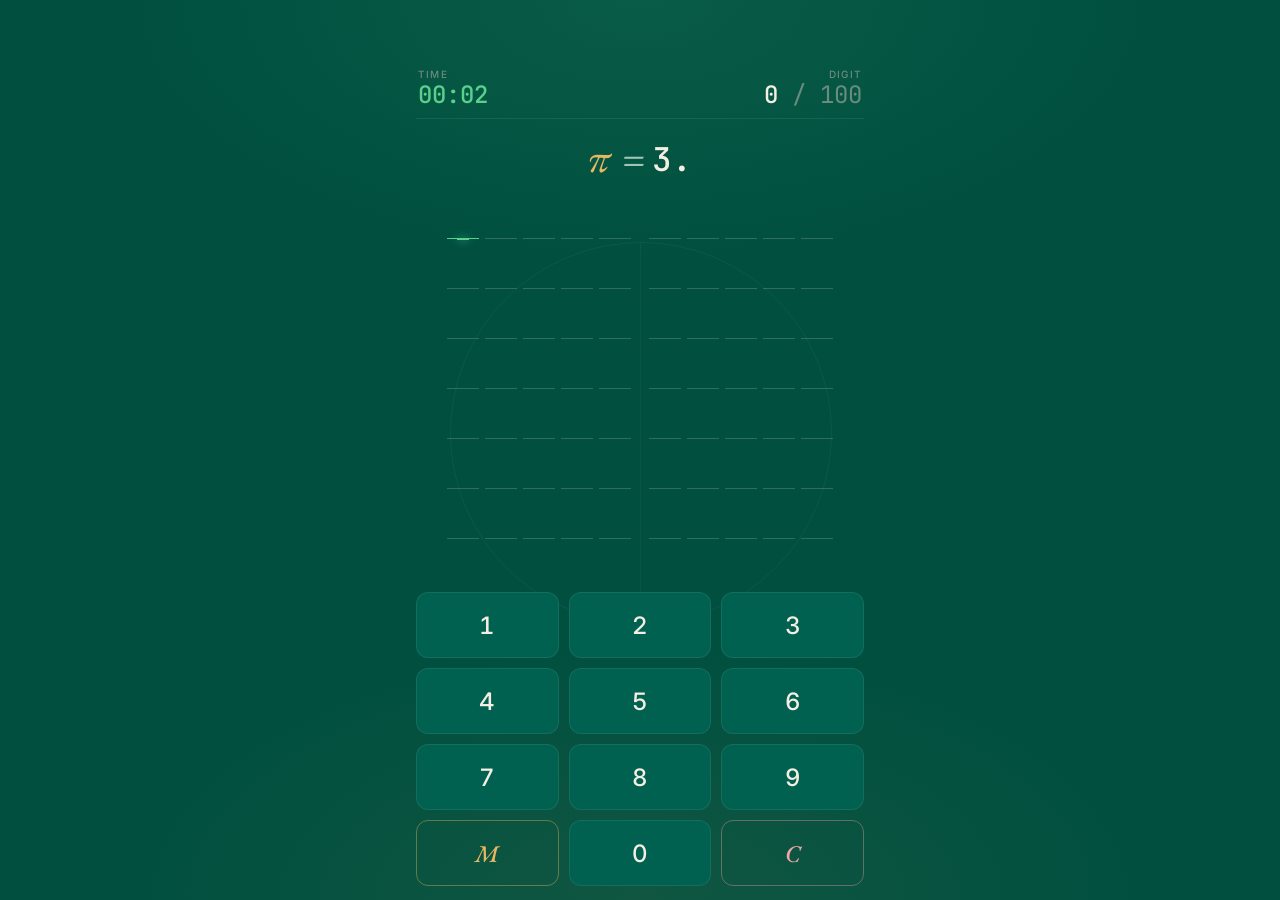
<file: index.html>
<!DOCTYPE html>
<html lang="zh-CN">
<head>
    <meta charset="UTF-8">
    <meta name="viewport" content="width=device-width, initial-scale=1.0, viewport-fit=cover">
    <title>π 100 — 圆周率记忆挑战</title>
    <link rel="apple-touch-icon" sizes="180x180" href="icon-180.png">
    <link rel="icon" type="image/png" sizes="32x32" href="icon-32.png">
    <link rel="icon" type="image/png" sizes="180x180" href="icon-180.png">
    <meta name="apple-mobile-web-app-capable" content="yes">
    <meta name="apple-mobile-web-app-status-bar-style" content="black-translucent">
    <meta name="apple-mobile-web-app-title" content="π 100">
    <meta name="theme-color" content="#004F3F">
    <link rel="preconnect" href="https://fonts.googleapis.com">
    <link rel="preconnect" href="https://fonts.gstatic.com" crossorigin>
    <link href="https://fonts.googleapis.com/css2?family=EB+Garamond:ital,wght@0,400;0,600;1,400;1,600&family=Inter:wght@400;500;600;700&family=JetBrains+Mono:wght@400;500;700&display=swap" rel="stylesheet">
    <style>
        :root {
            --bg-deep: #00362A;        /* darker green for modal contrast */
            --bg: #004F3F;             /* icon background — deep forest green */
            --surface: #016150;        /* keypad / cards */
            --surface-2: #027360;      /* hover / active */
            --line: rgba(255, 255, 255, 0.08);
            --line-strong: rgba(255, 255, 255, 0.18);

            --ink: #F4EFE2;            /* warm paper white */
            --ink-dim: #A3C2B6;        /* faded annotation — slight green */
            --ink-faint: #6B8B7E;

            --mint: #5BD08B;           /* icon π — bright mint green, active / progress */
            --gold: #E8B860;           /* mustard — π symbol, achievement */
            --rose: #F2A6A6;           /* dusty rose — wrong */
            --sky:  #9CC7C9;           /* soft sea — secondary */

            --backdrop: rgba(0, 30, 24, 0.78);
        }

        * { box-sizing: border-box; -webkit-tap-highlight-color: transparent; }

        /* Hidden iOS-haptic switch — keep in layout (not display:none) or the
           label click won't fire the native haptic. */
        #haptic-trigger, #haptic-switch {
            position: fixed;
            top: -100px;
            left: -100px;
            width: 1px;
            height: 1px;
            opacity: 0;
            pointer-events: none;
        }
        html, body { height: 100%; }
        body {
            margin: 0;
            font-family: 'Inter', -apple-system, BlinkMacSystemFont, 'PingFang SC', sans-serif;
            color: var(--ink);
            display: flex;
            flex-direction: column;
            align-items: center;
            user-select: none;
            -webkit-user-select: none;
            overflow: hidden;
            background:
                radial-gradient(ellipse 70% 50% at 50% 0%, rgba(91, 208, 139, 0.10), transparent 60%),
                radial-gradient(ellipse 70% 50% at 50% 100%, rgba(232, 184, 96, 0.07), transparent 60%),
                var(--bg);
            background-attachment: fixed;
            position: relative;
        }
        /* Faint geometric watermark: unit circle behind everything */
        body::before {
            content: '';
            position: fixed;
            left: 50%;
            top: 48%;
            width: 380px;
            height: 380px;
            margin-left: -190px;
            margin-top: -190px;
            border-radius: 50%;
            border: 1px solid rgba(255, 255, 255, 0.05);
            pointer-events: none;
            z-index: 0;
        }
        body::after {
            content: '';
            position: fixed;
            left: 50%;
            top: 48%;
            width: 1px;
            height: 380px;
            margin-left: 0;
            margin-top: -190px;
            background: rgba(255, 255, 255, 0.04);
            pointer-events: none;
            z-index: 0;
        }

        .container {
            position: relative;
            z-index: 2;
            width: 100%;
            max-width: 480px;
            flex: 1;
            display: flex;
            flex-direction: column;
            padding:
                max(64px, calc(env(safe-area-inset-top) + 14px))
                16px
                max(10px, env(safe-area-inset-bottom));
            min-height: 0;
        }

        /* Top status — light, like a textbook running header */
        .status-bar {
            display: flex;
            justify-content: space-between;
            align-items: baseline;
            padding: 4px 2px 10px;
            border-bottom: 1px solid var(--line);
            margin-bottom: 4px;
        }
        .stat {
            display: flex;
            flex-direction: column;
            gap: 2px;
        }
        .stat.right { align-items: flex-end; }
        .stat .label {
            font-family: 'Inter', sans-serif;
            font-size: 10px;
            font-weight: 500;
            letter-spacing: 1.2px;
            text-transform: uppercase;
            color: var(--ink-faint);
        }
        .stat .value {
            font-family: 'JetBrains Mono', monospace;
            font-size: clamp(20px, 5.5vw, 24px);
            font-weight: 500;
            font-variant-numeric: tabular-nums;
            color: var(--ink);
            line-height: 1.1;
        }
        .stat.time .value { color: var(--mint); }
        .stat.progress .value { color: var(--ink); }
        .stat.progress .value .total { color: var(--ink-faint); font-weight: 400; }

        /* The π = 3. prefix — mathematical typography */
        .prefix {
            text-align: center;
            margin: 14px 0 14px;
            font-family: 'EB Garamond', Georgia, serif;
            font-size: clamp(34px, 9vw, 42px);
            line-height: 1;
            color: var(--gold);
            font-weight: 400;
        }
        .prefix .pi {
            font-style: italic;
            margin-right: 6px;
        }
        .prefix .eq {
            color: var(--ink-dim);
            font-weight: 400;
            margin: 0 6px;
        }
        .prefix .three {
            font-family: 'JetBrains Mono', monospace;
            font-size: 0.78em;
            color: var(--ink);
            font-weight: 500;
            vertical-align: 0.04em;
        }

        /* Scrollable digit grid */
        .grid-scroll {
            flex: 1;
            min-height: 0;
            overflow-y: auto;
            padding: 4px 0 8px;
            -webkit-overflow-scrolling: touch;
            scrollbar-width: none;
        }
        .grid-scroll::-webkit-scrollbar { display: none; }
        .grid {
            display: flex;
            flex-direction: column;
            gap: 8px;
            align-items: center;
        }
        .row {
            display: flex;
            gap: 18px;
            align-items: center;
        }
        .row-half {
            display: flex;
            gap: 6px;
        }
        .cell {
            width: clamp(26px, 7.5vw, 32px);
            height: clamp(34px, 9vw, 42px);
            display: flex;
            align-items: center;
            justify-content: center;
            background: transparent;
            border-bottom: 1.5px solid var(--line-strong);
            border-radius: 0;
            font-family: 'JetBrains Mono', monospace;
            font-size: clamp(18px, 5vw, 22px);
            font-weight: 500;
            color: var(--ink);
            transition: color 0.2s ease, border-color 0.2s ease, background 0.2s ease;
            position: relative;
        }
        .cell:not(:empty) {
            color: var(--ink);
        }
        .cell.active {
            border-bottom-color: var(--mint);
            color: var(--mint);
        }
        .cell.active::after {
            content: '';
            position: absolute;
            left: 30%; right: 30%;
            bottom: -1.5px;
            height: 1.5px;
            background: var(--mint);
            box-shadow: 0 0 8px rgba(110, 231, 197, 0.7);
            animation: cursorBlink 1.1s ease-in-out infinite;
        }
        @keyframes cursorBlink {
            0%, 100% { opacity: 1; }
            50%      { opacity: 0.35; }
        }
        .cell.wrong {
            color: var(--rose);
            border-bottom-color: var(--rose);
        }

        /* Keypad — clean rounded tiles */
        .keypad {
            display: grid;
            grid-template-columns: repeat(3, 1fr);
            gap: 10px;
            padding: 14px 0 4px;
            justify-items: stretch;
            flex-shrink: 0;
        }
        .key {
            height: clamp(56px, 16vw, 66px);
            border-radius: 12px;
            border: 1px solid var(--line);
            font-family: 'Inter', sans-serif;
            font-size: clamp(20px, 5.6vw, 24px);
            font-weight: 500;
            cursor: pointer;
            background: var(--surface);
            color: var(--ink);
            transition: background 0.2s ease, border-color 0.2s ease, color 0.2s ease;
            padding: 0;
            font-variant-numeric: tabular-nums;
            position: relative;
            overflow: hidden;
        }
        .key:active {
            background: var(--surface-2);
        }
        /* Brief "click" animation triggered via JS on every keypress */
        .key.tapped {
            animation: keyTap 0.22s cubic-bezier(0.34, 1.56, 0.64, 1);
        }
        @keyframes keyTap {
            0%   { transform: scale(1); }
            35%  { transform: scale(0.86); }
            100% { transform: scale(1); }
        }
        /* Ripple flash on number keys */
        .key.num.tapped::after {
            content: '';
            position: absolute;
            inset: 0;
            border-radius: inherit;
            background: radial-gradient(circle at center, rgba(91, 208, 139, 0.45), transparent 70%);
            animation: keyFlash 0.28s ease-out;
            pointer-events: none;
        }
        @keyframes keyFlash {
            from { opacity: 0.9; }
            to   { opacity: 0; }
        }
        .key.hint {
            background: rgba(232, 184, 96, 0.18);
            border-color: rgba(232, 184, 96, 0.55);
            color: var(--gold);
            box-shadow: 0 0 18px rgba(232, 184, 96, 0.25);
            animation: hintBreath 1.4s ease-in-out infinite;
        }
        @keyframes hintBreath {
            0%, 100% { box-shadow: 0 0 14px rgba(232, 184, 96, 0.18); }
            50%      { box-shadow: 0 0 22px rgba(232, 184, 96, 0.38); }
        }
        .key.clear {
            background: transparent;
            border: 1px solid rgba(232, 155, 155, 0.4);
            color: var(--rose);
            font-family: 'EB Garamond', Georgia, serif;
            font-style: italic;
            font-weight: 500;
        }
        .key.clear:active {
            background: rgba(232, 155, 155, 0.1);
        }
        .key.medal {
            background: transparent;
            border: 1px solid rgba(232, 184, 96, 0.4);
            color: var(--gold);
            font-family: 'EB Garamond', Georgia, serif;
            font-style: italic;
            font-weight: 500;
        }
        .key.medal:active {
            background: rgba(232, 184, 96, 0.1);
        }

        /* Modal backdrop */
        .backdrop {
            position: fixed; inset: 0;
            background: var(--backdrop);
            display: none;
            align-items: center;
            justify-content: center;
            padding: 24px;
            z-index: 100;
            -webkit-backdrop-filter: blur(8px); backdrop-filter: blur(8px);
        }
        .backdrop.show { display: flex; }
        .modal {
            background: var(--bg-deep);
            border: 1px solid var(--line-strong);
            border-radius: 16px;
            padding: 26px 24px 22px;
            width: 100%;
            max-width: 360px;
            box-shadow: 0 20px 60px rgba(0, 0, 0, 0.55);
            animation: pop 0.32s cubic-bezier(0.16, 1, 0.3, 1);
            position: relative;
        }
        @keyframes pop {
            from { opacity: 0; transform: scale(0.96) translateY(8px); }
            to   { opacity: 1; transform: scale(1) translateY(0); }
        }

        /* Soft halo for celebration */
        .modal.celebrate::before {
            content: '';
            position: absolute;
            inset: -2px;
            border-radius: 17px;
            background: conic-gradient(from 0deg, rgba(232, 184, 96, 0.5), rgba(110, 231, 197, 0.5), rgba(143, 184, 232, 0.5), rgba(232, 184, 96, 0.5));
            z-index: -1;
            filter: blur(14px);
            opacity: 0.6;
            animation: haloSpin 6s linear infinite;
        }
        @keyframes haloSpin {
            to { transform: rotate(360deg); }
        }

        .achievement {
            font-family: 'EB Garamond', Georgia, serif;
            font-style: italic;
            font-size: 30px;
            font-weight: 600;
            color: var(--gold);
            text-align: center;
            margin-bottom: 4px;
            letter-spacing: 0.5px;
        }
        .modal h2 {
            font-family: 'EB Garamond', Georgia, serif;
            margin: 0 0 18px;
            text-align: center;
            font-size: 22px;
            font-weight: 600;
            color: var(--ink);
            font-style: italic;
            letter-spacing: 0.3px;
        }
        .modal .row-info {
            display: flex;
            justify-content: space-between;
            align-items: baseline;
            padding: 10px 0;
            font-size: 15px;
            font-family: 'Inter', sans-serif;
        }
        .row-info .label {
            color: var(--ink-dim);
            font-weight: 400;
        }
        .row-info .value {
            font-family: 'JetBrains Mono', monospace;
            font-weight: 500;
            font-variant-numeric: tabular-nums;
            color: var(--ink);
        }
        .row-info.bonus .value { color: var(--mint); }
        .row-info.time .value { color: var(--sky); }
        .row-info.final {
            border-top: 1px solid var(--line);
            margin-top: 8px;
            padding-top: 16px;
        }
        .row-info.final .label {
            font-family: 'EB Garamond', Georgia, serif;
            font-style: italic;
            font-size: 17px;
            color: var(--ink);
        }
        .row-info.final .value {
            font-family: 'EB Garamond', Georgia, serif;
            font-size: 28px;
            color: var(--gold);
            font-weight: 600;
        }

        /* Buttons — refined math-elegant style */
        .btn-row {
            display: flex;
            gap: 10px;
            margin-top: 18px;
        }
        .btn {
            flex: 1;
            padding: 12px 16px;
            border: 1px solid transparent;
            border-radius: 10px;
            font-family: 'EB Garamond', Georgia, serif;
            font-style: italic;
            font-size: 17px;
            font-weight: 600;
            cursor: pointer;
            color: var(--ink);
            letter-spacing: 0.4px;
            transition: transform 0.1s ease, background 0.2s ease, border-color 0.2s ease, color 0.2s ease;
            position: relative;
        }
        .btn.primary {
            background: var(--mint);
            color: var(--bg-deep);
            border-color: var(--mint);
            box-shadow: 0 1px 0 rgba(255, 255, 255, 0.18) inset, 0 6px 18px -8px rgba(110, 231, 197, 0.55);
        }
        .btn.primary:hover {
            background: #82eecd;
        }
        .btn.primary:active {
            transform: translateY(1px);
            box-shadow: 0 1px 0 rgba(255, 255, 255, 0.1) inset, 0 2px 6px -2px rgba(110, 231, 197, 0.4);
        }
        .btn.secondary {
            background: transparent;
            border-color: var(--line-strong);
            color: var(--ink);
        }
        .btn.secondary:hover {
            border-color: var(--mint);
            color: var(--mint);
        }
        .btn.secondary:active {
            transform: translateY(1px);
            background: rgba(110, 231, 197, 0.06);
        }
        .btn.full { flex: 1 1 100%; }

        /* Name input section */
        .name-section {
            margin: 4px 0 14px;
            display: flex;
            align-items: baseline;
            gap: 10px;
            padding: 10px 12px;
            border: 1px dashed var(--line-strong);
            border-radius: 10px;
            background: rgba(255, 255, 255, 0.02);
        }
        .name-section .name-label {
            font-family: 'EB Garamond', Georgia, serif;
            font-style: italic;
            font-size: 15px;
            color: var(--ink-dim);
            flex-shrink: 0;
        }
        .name-section input {
            flex: 1;
            background: transparent;
            border: none;
            outline: none;
            color: var(--ink);
            font-family: 'EB Garamond', Georgia, serif;
            font-style: italic;
            font-size: 17px;
            font-weight: 600;
            padding: 2px 0;
            border-bottom: 1px solid transparent;
            transition: border-color 0.2s ease;
            min-width: 0;
        }
        .name-section input::placeholder {
            color: var(--ink-faint);
            font-weight: 400;
        }
        .name-section input:focus {
            border-bottom-color: var(--mint);
        }
        .save-status {
            font-family: 'Inter', sans-serif;
            font-size: 12px;
            color: var(--ink-faint);
            text-align: center;
            margin-top: 8px;
            min-height: 16px;
            letter-spacing: 0.4px;
        }
        .save-status.ok { color: var(--mint); }
        .save-status.err { color: var(--rose); }

        /* Tabs in scoreboard modal */
        .tabs {
            display: flex;
            gap: 4px;
            padding: 4px;
            background: rgba(255, 255, 255, 0.04);
            border-radius: 10px;
            margin: 0 0 12px;
        }
        .tab {
            flex: 1;
            padding: 8px 10px;
            background: transparent;
            border: none;
            border-radius: 7px;
            font-family: 'EB Garamond', Georgia, serif;
            font-style: italic;
            font-size: 15px;
            font-weight: 600;
            color: var(--ink-dim);
            cursor: pointer;
            transition: background 0.2s ease, color 0.2s ease;
        }
        .tab.active {
            background: var(--surface-2);
            color: var(--ink);
        }

        /* Leaderboard list */
        .leader-list {
            max-height: 50vh;
            overflow-y: auto;
            margin: 0 0 4px;
            scrollbar-width: thin;
            scrollbar-color: rgba(255, 255, 255, 0.15) transparent;
        }
        .leader-row {
            display: grid;
            grid-template-columns: 26px 1fr auto auto;
            gap: 10px;
            align-items: baseline;
            padding: 10px 4px;
            border-bottom: 1px solid var(--line);
            font-family: 'Inter', sans-serif;
            font-size: 14px;
        }
        .leader-row:last-child { border-bottom: none; }
        .leader-row .rank {
            font-family: 'EB Garamond', Georgia, serif;
            font-style: italic;
            font-weight: 600;
            color: var(--ink-dim);
            font-size: 16px;
        }
        .leader-row .name {
            font-family: 'EB Garamond', Georgia, serif;
            font-style: italic;
            font-weight: 600;
            color: var(--ink);
            font-size: 15px;
            overflow: hidden;
            text-overflow: ellipsis;
            white-space: nowrap;
        }
        .leader-row .name .date {
            font-family: 'Inter', sans-serif;
            font-style: normal;
            font-weight: 400;
            color: var(--ink-faint);
            font-size: 11px;
            margin-left: 6px;
            letter-spacing: 0.3px;
        }
        .leader-row .time {
            font-family: 'JetBrains Mono', monospace;
            color: var(--mint);
            font-weight: 500;
            font-size: 13px;
        }
        .leader-row .pts {
            font-family: 'JetBrains Mono', monospace;
            color: var(--gold);
            font-weight: 500;
            font-size: 13px;
            min-width: 42px;
            text-align: right;
        }
        .leader-row.self {
            background: rgba(110, 231, 197, 0.06);
            border-radius: 6px;
            padding-left: 6px;
            padding-right: 6px;
        }
        .leader-row.self .name {
            color: var(--mint);
        }
        /* Highlight top 3 ranks in leaderboard tab */
        #leader-list.rank-view .leader-row:nth-child(1) .rank { color: var(--gold); }
        #leader-list.rank-view .leader-row:nth-child(2) .rank { color: var(--sky); }
        #leader-list.rank-view .leader-row:nth-child(3) .rank { color: var(--mint); }
        .empty {
            text-align: center;
            color: var(--ink-faint);
            padding: 28px;
            font-family: 'EB Garamond', Georgia, serif;
            font-style: italic;
            font-size: 16px;
        }
        .scope-note {
            text-align: center;
            color: var(--ink-faint);
            font-family: 'Inter', sans-serif;
            font-size: 11px;
            letter-spacing: 0.5px;
            padding: 6px 0 2px;
        }
    </style>
</head>
<body>
    <!-- iOS 17.4+ haptic hack: programmatically clicking the label fires the
         native UISwitch toggle haptic. No-op on other browsers. -->
    <label id="haptic-trigger" for="haptic-switch" aria-hidden="true"></label>
    <input id="haptic-switch" type="checkbox" switch aria-hidden="true" tabindex="-1">

    <div class="container">
        <div class="status-bar">
            <div class="stat time">
                <span class="label">Time</span>
                <span class="value" id="timer">00:00</span>
            </div>
            <div class="stat progress right">
                <span class="label">Digit</span>
                <span class="value"><span id="score">0</span><span class="total"> / 100</span></span>
            </div>
        </div>

        <div class="prefix">
            <span class="pi">π</span><span class="eq">=</span><span class="three">3.</span>
        </div>

        <div class="grid-scroll" id="grid-scroll">
            <div class="grid" id="grid"></div>
        </div>

        <div class="keypad" id="keypad"></div>
    </div>

    <!-- Game over modal -->
    <div class="backdrop" id="gameover-backdrop">
        <div class="modal" id="gameover-modal">
            <div class="achievement" id="achievement"></div>
            <h2>挑战完成</h2>

            <div class="name-section">
                <span class="name-label">署名</span>
                <input type="text" id="name-input" maxlength="16" placeholder="起个名字" autocomplete="off" spellcheck="false" />
            </div>

            <div class="row-info"><span class="label">基础得分</span><span class="value" id="m-base"></span></div>
            <div class="row-info bonus"><span class="label">时间加分</span><span class="value" id="m-bonus"></span></div>
            <div class="row-info time"><span class="label">用时</span><span class="value" id="m-time"></span></div>
            <div class="row-info final"><span class="label">最终得分</span><span class="value" id="m-final"></span></div>

            <div class="save-status" id="save-status"></div>

            <div class="btn-row">
                <button class="btn secondary" onclick="showLeaderboard()">成绩单</button>
                <button class="btn primary" onclick="resetGame()">再来一次</button>
            </div>
        </div>
    </div>

    <!-- Scoreboard modal (leaderboard + full log, tabbed) -->
    <div class="backdrop" id="leaderboard-backdrop">
        <div class="modal">
            <h2>成绩单</h2>
            <div class="tabs">
                <button class="tab active" data-tab="top" onclick="switchTab('top')">排行榜</button>
                <button class="tab" data-tab="all" onclick="switchTab('all')">全部记录</button>
            </div>
            <div class="leader-list" id="leader-list"></div>
            <div class="scope-note" id="scope-note"></div>
            <div class="btn-row">
                <button class="btn secondary full" onclick="closeLeaderboard()">关闭</button>
            </div>
        </div>
    </div>

    <script>
        // ============================================================
        // BACKEND CONFIG — Pantry (free, no auth key in client)
        // ------------------------------------------------------------
        // 1. Sign up at https://getpantry.cloud  (only needs an email)
        // 2. Copy the "Pantry ID" you receive (looks like a UUID)
        // 3. Replace the string below with it
        // If left empty/placeholder, the app falls back to local-only
        // storage — your scores stay on this device.
        // ============================================================
        // Disabled: a public shared-basket write URL cannot secure a leaderboard.
        // The native iOS app uses Game Center. Do not put a write credential here.
        const PANTRY_ID = '';
        const BASKET = 'pi100-scores';
        const REMOTE_URL = PANTRY_ID
            ? `https://getpantry.cloud/apiv1/pantry/${PANTRY_ID}/basket/${BASKET}`
            : null;

        const PI_DIGITS = "[base64]";
        const TARGET_TIME = 180;
        const HINT_DELAY_MS = 3000;
        const LOCAL_RECORDS_KEY = 'pi100_records';      // unified records log
        const LEGACY_TOP_KEY = 'pi100_top_scores';      // migrate from earlier version
        const NAME_KEY = 'pi100_player_name';
        const TOP_N = 10;
        const MAX_REMOTE = 500;
        const KEYS = ['1','2','3','4','5','6','7','8','9','M','0','C'];

        let currentIndex = 0;
        let score = 0;
        let inputs = new Array(100).fill('');
        let wrongAt = new Array(100).fill(false);
        let elapsedTime = 0;
        let lastInputTime = Date.now();
        let showHint = false;
        let mainTimer = null;
        let hintTimer = null;
        let gameDone = false;
        let pendingRecord = null;       // the just-finished record being edited
        let pendingUploadTimer = null;  // debounce timer for remote upload
        let pendingUploadPromise = null;// in-flight upload (serialised)
        let cachedAllRecords = [];      // last fetched all records
        let activeTab = 'top';

        const gridScroll = document.getElementById('grid-scroll');
        const grid = document.getElementById('grid');
        const keypad = document.getElementById('keypad');
        const timerEl = document.getElementById('timer');
        const scoreEl = document.getElementById('score');
        const gameoverBd = document.getElementById('gameover-backdrop');
        const gameoverModal = document.getElementById('gameover-modal');
        const leaderboardBd = document.getElementById('leaderboard-backdrop');
        const leaderList = document.getElementById('leader-list');
        const nameInput = document.getElementById('name-input');
        const saveStatus = document.getElementById('save-status');
        const scopeNote = document.getElementById('scope-note');

        // ---- Tactile feedback layer ----
        // Combines three things, each a no-op where unsupported:
        //   1. Android Chrome — navigator.vibrate(pattern)
        //   2. iOS 17.4+ Safari — clicking a hidden <label for=switch>
        //      triggers the native UISwitch haptic
        //   3. Web Audio — a very short tick so every device gets *something*
        const hapticTrigger = document.getElementById('haptic-trigger');
        let audioCtx = null;
        function ensureAudio() {
            if (audioCtx) return audioCtx;
            try {
                const Ctx = window.AudioContext || window.webkitAudioContext;
                if (Ctx) audioCtx = new Ctx();
            } catch {}
            return audioCtx;
        }
        function tick(freq, duration = 0.04, vol = 0.07, type = 'sine') {
            const ctx = ensureAudio();
            if (!ctx) return;
            if (ctx.state === 'suspended') ctx.resume();
            const t = ctx.currentTime;
            const osc = ctx.createOscillator();
            const gain = ctx.createGain();
            osc.type = type;
            osc.frequency.value = freq;
            gain.gain.setValueAtTime(vol, t);
            gain.gain.exponentialRampToValueAtTime(0.0001, t + duration);
            osc.connect(gain).connect(ctx.destination);
            osc.start(t);
            osc.stop(t + duration + 0.02);
        }
        function feedback(kind) {
            // 1. iOS native UISwitch haptic via hidden switch click
            try { hapticTrigger && hapticTrigger.click(); } catch {}
            // 2. Android vibration
            try {
                if (navigator.vibrate) {
                    if (kind === 'wrong') navigator.vibrate([18, 40, 26]);
                    else if (kind === 'finish') navigator.vibrate([30, 60, 30, 60, 50]);
                    else if (kind === 'util') navigator.vibrate(14);
                    else navigator.vibrate(8);
                }
            } catch {}
            // 3. Audio click — subtle, distinct timbre per kind
            if (kind === 'correct')      tick(1400, 0.035, 0.06, 'sine');
            else if (kind === 'wrong')   tick(220, 0.10, 0.10, 'square');
            else if (kind === 'util')    tick(900, 0.05, 0.05, 'triangle');
            else if (kind === 'finish') { tick(660, 0.08, 0.08); setTimeout(() => tick(880, 0.08, 0.08), 90); setTimeout(() => tick(1320, 0.14, 0.08), 200); }
        }
        function animateKey(btn) {
            if (!btn) return;
            btn.classList.remove('tapped');
            // force reflow so the animation can replay on rapid presses
            void btn.offsetWidth;
            btn.classList.add('tapped');
        }

        function fmtTime(sec) {
            const m = String(Math.floor(sec / 60)).padStart(2, '0');
            const s = String(sec % 60).padStart(2, '0');
            return `${m}:${s}`;
        }

        function fmtDate(ts) {
            const d = new Date(ts);
            const mm = String(d.getMonth() + 1).padStart(2, '0');
            const dd = String(d.getDate()).padStart(2, '0');
            const HH = String(d.getHours()).padStart(2, '0');
            const MM = String(d.getMinutes()).padStart(2, '0');
            return `${mm}-${dd} ${HH}:${MM}`;
        }

        function buildGrid() {
            grid.innerHTML = '';
            for (let r = 0; r < 10; r++) {
                const row = document.createElement('div');
                row.className = 'row';
                for (let half = 0; half < 2; half++) {
                    const halfDiv = document.createElement('div');
                    halfDiv.className = 'row-half';
                    for (let c = 0; c < 5; c++) {
                        const idx = r * 10 + half * 5 + c;
                        const cell = document.createElement('div');
                        cell.className = 'cell';
                        cell.id = `cell-${idx}`;
                        halfDiv.appendChild(cell);
                    }
                    row.appendChild(halfDiv);
                }
                grid.appendChild(row);
            }
        }

        function buildKeypad() {
            keypad.innerHTML = '';
            for (const k of KEYS) {
                const btn = document.createElement('button');
                btn.type = 'button';
                btn.className = 'key';
                btn.textContent = k;
                btn.id = `key-${k}`;
                if (k === 'C') {
                    btn.classList.add('clear');
                    btn.setAttribute('aria-label', '重新开始');
                    btn.addEventListener('click', () => { animateKey(btn); feedback('util'); if (!currentIndex || gameDone || confirm('重新开始会清除本局进度，继续吗？')) cleanGame(); });
                } else if (k === 'M') {
                    btn.classList.add('medal');
                    btn.setAttribute('aria-label', '成绩单');
                    btn.addEventListener('click', () => { animateKey(btn); feedback('util'); showLeaderboard(); });
                } else {
                    btn.classList.add('num');
                    btn.addEventListener('click', () => handleInput(parseInt(k)));
                }
                keypad.appendChild(btn);
            }
        }

        function renderCell(idx) {
            const cell = document.getElementById(`cell-${idx}`);
            if (!cell) return;
            cell.textContent = inputs[idx];
            cell.classList.toggle('wrong', wrongAt[idx]);
            cell.classList.toggle('active', idx === currentIndex && !gameDone);
        }

        function renderAllCells() {
            for (let i = 0; i < 100; i++) renderCell(i);
        }

        function renderHint() {
            for (let i = 0; i <= 9; i++) {
                const btn = document.getElementById(`key-${i}`);
                if (btn) btn.classList.remove('hint');
            }
            if (showHint && !gameDone && currentIndex < 100) {
                const correct = PI_DIGITS[currentIndex];
                const btn = document.getElementById(`key-${correct}`);
                if (btn) btn.classList.add('hint');
            }
        }

        function scrollToCurrent() {
            const row = Math.floor(currentIndex / 10);
            if (row < 5) {
                gridScroll.scrollTo({ top: 0, behavior: 'smooth' });
                return;
            }
            const anchorRowIdx = row - 4;
            const anchorCell = document.getElementById(`cell-${anchorRowIdx * 10}`);
            if (!anchorCell) return;
            const anchorRow = anchorCell.parentElement.parentElement;
            gridScroll.scrollTo({ top: anchorRow.offsetTop, behavior: 'smooth' });
        }

        function handleInput(num) {
            if (gameDone || currentIndex >= 100) return;
            const idx = currentIndex;
            const correct = parseInt(PI_DIGITS[idx]);
            // visual press feedback on whichever key was hit
            animateKey(document.getElementById(`key-${num}`));
            if (num === correct) {
                inputs[idx] = String(num);
                wrongAt[idx] = false;
                if (!showHint) score++;
                feedback('correct');
            } else {
                inputs[idx] = String(correct);
                wrongAt[idx] = true;
                feedback('wrong');
            }
            currentIndex++;
            renderCell(idx);
            if (currentIndex < 100) {
                renderCell(currentIndex);
                scrollToCurrent();
            }
            lastInputTime = Date.now();
            showHint = false;
            scoreEl.textContent = score;
            renderHint();
            if (currentIndex >= 100) finishGame();
        }

        function achievementText(seconds) {
            if (seconds <= 110) return '出类拔萃';
            if (seconds <= 120) return '游刃有余';
            if (seconds <= 130) return '颇为可观';
            if (seconds <= 150) return '圆满';
            return '';
        }

        function finishGame() {
            gameDone = true;
            stopTimer();
            stopHintTimer();
            const timeBonus = Math.max(0, TARGET_TIME - elapsedTime);
            const finalScore = score + timeBonus;

            const storedName = localStorage.getItem(NAME_KEY) || '';
            nameInput.value = storedName;

            const record = {
                id: 'r_' + Date.now().toString(36) + Math.random().toString(36).slice(2, 6),
                name: storedName || '匿名',
                score: finalScore,
                baseScore: score,
                timeBonus,
                timeUsed: elapsedTime,
                date: Date.now()
            };
            stageRecord(record);

            document.getElementById('m-base').textContent = score;
            document.getElementById('m-bonus').textContent = `+${timeBonus}`;
            document.getElementById('m-time').textContent = fmtTime(elapsedTime);
            document.getElementById('m-final').textContent = finalScore;
            const ach = achievementText(elapsedTime);
            const achEl = document.getElementById('achievement');
            achEl.textContent = ach;
            achEl.style.display = ach ? 'block' : 'none';
            gameoverModal.classList.toggle('celebrate', score >= 80);
            feedback('finish');
            gameoverBd.classList.add('show');

            // focus name input if empty so user is prompted to write one
            if (!storedName) {
                setTimeout(() => nameInput.focus(), 300);
            }
        }

        function startTimer() {
            stopTimer();
            timerEl.textContent = fmtTime(elapsedTime);
            mainTimer = setInterval(() => {
                elapsedTime++;
                timerEl.textContent = fmtTime(elapsedTime);
            }, 1000);
        }
        function stopTimer() { if (mainTimer) { clearInterval(mainTimer); mainTimer = null; } }

        function startHintTimer() {
            stopHintTimer();
            hintTimer = setInterval(() => {
                if (gameDone) return;
                if (Date.now() - lastInputTime >= HINT_DELAY_MS) {
                    if (!showHint) { showHint = true; renderHint(); }
                } else {
                    if (showHint) { showHint = false; renderHint(); }
                }
            }, 200);
        }
        function stopHintTimer() { if (hintTimer) { clearInterval(hintTimer); hintTimer = null; } }

        function cleanGame() {
            currentIndex = 0;
            score = 0;
            inputs = new Array(100).fill('');
            wrongAt = new Array(100).fill(false);
            elapsedTime = 0;
            lastInputTime = Date.now();
            showHint = false;
            gameDone = false;
            gameoverBd.classList.remove('show');
            gameoverModal.classList.remove('celebrate');
            leaderboardBd.classList.remove('show');
            scoreEl.textContent = score;
            renderAllCells();
            renderHint();
            startTimer();
            startHintTimer();
            gridScroll.scrollTo({ top: 0 });
        }

        async function resetGame() {
            await flushUpload();
            pendingRecord = null;
            cleanGame();
        }

        // ---- Records storage (local + remote) ----

        function getLocalRecords() {
            try {
                const raw = localStorage.getItem(LOCAL_RECORDS_KEY);
                if (raw) return JSON.parse(raw);
                // migrate from old format if present
                const legacy = localStorage.getItem(LEGACY_TOP_KEY);
                if (legacy) {
                    const old = JSON.parse(legacy).map(r => ({
                        id: 'r_' + r.date.toString(36),
                        name: '匿名',
                        ...r
                    }));
                    localStorage.setItem(LOCAL_RECORDS_KEY, JSON.stringify(old));
                    return old;
                }
                return [];
            } catch { return []; }
        }

        function setLocalRecords(records) {
            localStorage.setItem(LOCAL_RECORDS_KEY, JSON.stringify(records));
        }

        async function fetchRemoteRecords() {
            if (!REMOTE_URL) return null;
            try {
                const r = await fetch(REMOTE_URL);
                if (r.ok) {
                    const data = await r.json();
                    return Array.isArray(data.records) ? data.records : [];
                }
                // Pantry returns 400 when basket doesn't exist yet — that's fine,
                // it just means we haven't saved anything yet. Treat as empty.
                if (r.status === 400) {
                    try {
                        const data = await r.json();
                        if (typeof data?.error === 'string' &&
                            data.error.toLowerCase().includes('could not get basket')) {
                            return [];
                        }
                    } catch {}
                }
                return null;
            } catch { return null; }
        }

        async function pushRemoteRecords(records) {
            if (!REMOTE_URL) return { ok: false, status: 0 };
            try {
                const trimmed = records.slice(-MAX_REMOTE);
                const r = await fetch(REMOTE_URL, {
                    method: 'POST',
                    headers: { 'Content-Type': 'application/json' },
                    body: JSON.stringify({ records: trimmed })
                });
                return { ok: r.ok, status: r.status };
            } catch { return { ok: false, status: 0 }; }
        }

        function setStatus(text, kind) {
            saveStatus.textContent = text;
            saveStatus.className = 'save-status' + (kind ? ' ' + kind : '');
        }

        // Stage a finished record for upload. Subsequent name edits mutate
        // pendingRecord; uploads are serialised so we always send the latest state.
        function stageRecord(rec) {
            pendingRecord = rec;
            // local save is synchronous and immediate
            const local = getLocalRecords();
            local.push({ ...rec });
            setLocalRecords(local);
            if (REMOTE_URL) {
                setStatus('稍后上传…');
                scheduleUpload(3000);  // give user time to type a name
            } else {
                setStatus('已保存到本机', 'ok');
            }
        }

        function applyNameToPending(newName) {
            if (!pendingRecord) return;
            pendingRecord.name = newName;
            // mirror to local storage
            const local = getLocalRecords();
            const lr = local.find(r => r.id === pendingRecord.id);
            if (lr) { lr.name = newName; setLocalRecords(local); }
            // re-schedule remote upload with the new name
            if (REMOTE_URL) scheduleUpload(1200);
        }

        function scheduleUpload(delay) {
            if (!REMOTE_URL || !pendingRecord) return;
            clearTimeout(pendingUploadTimer);
            pendingUploadTimer = setTimeout(runUpload, delay);
        }

        // Serialised upload. If one is already in flight, queue another after it.
        async function runUpload() {
            if (pendingUploadPromise) {
                await pendingUploadPromise;
            }
            if (!pendingRecord) return;
            const snapshot = { ...pendingRecord };
            pendingUploadPromise = (async () => {
                setStatus('上传中…');
                const remote = await fetchRemoteRecords();
                if (remote === null) {
                    setStatus('云端连接失败，仅本地', 'err');
                    return;
                }
                const idx = remote.findIndex(r => r.id === snapshot.id);
                if (idx >= 0) remote[idx] = snapshot;
                else remote.push(snapshot);
                const result = await pushRemoteRecords(remote);
                if (result.ok) {
                    setStatus('已上传到云端 ✓', 'ok');
                } else {
                    setStatus(`云端写入失败 (${result.status || 'network'})`, 'err');
                }
            })();
            try { await pendingUploadPromise; }
            finally { pendingUploadPromise = null; }
        }

        // Flush any pending debounced upload immediately and wait for it.
        async function flushUpload() {
            if (pendingUploadTimer) {
                clearTimeout(pendingUploadTimer);
                pendingUploadTimer = null;
                await runUpload();
            } else if (pendingUploadPromise) {
                await pendingUploadPromise;
            }
        }

        // ---- Leaderboard / scoreboard rendering ----

        async function showLeaderboard() {
            // make sure any in-flight or pending upload completes before we fetch
            await flushUpload();
            leaderboardBd.classList.add('show');
            renderRecords();  // show local immediately
            if (REMOTE_URL) {
                scopeNote.textContent = '加载中…';
                const remote = await fetchRemoteRecords();
                if (remote) {
                    cachedAllRecords = remote;
                } else {
                    cachedAllRecords = getLocalRecords();
                    scopeNote.textContent = '云端连接失败，显示本机记录';
                }
                renderRecords();
            } else {
                scopeNote.textContent = '本机记录（未配置云端）';
            }
        }

        function switchTab(name) {
            activeTab = name;
            document.querySelectorAll('.tab').forEach(t => {
                t.classList.toggle('active', t.dataset.tab === name);
            });
            renderRecords();
        }

        function renderRecords() {
            const records = (REMOTE_URL && cachedAllRecords.length) ? cachedAllRecords : getLocalRecords();
            leaderList.innerHTML = '';
            leaderList.classList.toggle('rank-view', activeTab === 'top');

            let view;
            if (activeTab === 'top') {
                view = [...records].sort((a, b) => (b.baseScore - a.baseScore) || (a.timeUsed - b.timeUsed)).slice(0, TOP_N);
            } else {
                view = [...records].sort((a, b) => b.date - a.date);
            }

            if (view.length === 0) {
                leaderList.innerHTML = '<div class="empty">尚无记录</div>';
                if (scopeNote.textContent === '加载中…') scopeNote.textContent = '';
                return;
            }

            view.forEach((rec, i) => {
                const row = document.createElement('div');
                row.className = 'leader-row';
                if (rec.id && pendingRecord && rec.id === pendingRecord.id) row.classList.add('self');
                const rankCol = activeTab === 'top' ? `${i + 1}` : '·';
                const nameHtml = `<span class="name">${escapeHTML(rec.name || '匿名')}<span class="date">${fmtDate(rec.date)}</span></span>`;
                row.innerHTML = `
                    <span class="rank">${rankCol}</span>
                    ${nameHtml}
                    <span class="time">${fmtTime(rec.timeUsed)}</span>
                    <span class="pts">${rec.score}</span>
                `;
                leaderList.appendChild(row);
            });

            if (scopeNote.textContent === '加载中…') {
                scopeNote.textContent = REMOTE_URL ? `共 ${records.length} 条 · 云端记录` : `共 ${records.length} 条 · 本机记录`;
            } else if (!scopeNote.textContent) {
                scopeNote.textContent = REMOTE_URL ? `共 ${records.length} 条 · 云端记录` : `共 ${records.length} 条 · 本机记录`;
            }
        }

        function escapeHTML(s) {
            return String(s).replace(/[&<>"']/g, c => ({
                '&': '&amp;', '<': '&lt;', '>': '&gt;', '"': '&quot;', "'": '&#39;'
            }[c]));
        }

        function closeLeaderboard() { leaderboardBd.classList.remove('show'); }

        leaderboardBd.addEventListener('click', (e) => {
            if (e.target === leaderboardBd) closeLeaderboard();
        });

        // Best-effort flush if user closes the tab while an upload is pending
        window.addEventListener('beforeunload', () => {
            if (REMOTE_URL && pendingRecord && pendingUploadTimer) {
                clearTimeout(pendingUploadTimer);
                runUpload();
            }
        });

        // Name input: debounced — remember name locally, update pending record,
        // and let the upload pipeline re-send the latest version.
        let nameDebounce = null;
        nameInput.addEventListener('input', () => {
            clearTimeout(nameDebounce);
            const v = nameInput.value.trim();
            nameDebounce = setTimeout(() => {
                if (v) localStorage.setItem(NAME_KEY, v);
                applyNameToPending(v || '匿名');
            }, 400);
        });
        // Flush immediately when the user leaves the field
        nameInput.addEventListener('blur', () => {
            clearTimeout(nameDebounce);
            const v = nameInput.value.trim();
            if (v) localStorage.setItem(NAME_KEY, v);
            applyNameToPending(v || '匿名');
            if (REMOTE_URL) scheduleUpload(0);
        });

        document.addEventListener('keydown', (e) => {
            // don't capture digits while typing in the name field
            if (document.activeElement === nameInput) return;
            if (e.key >= '0' && e.key <= '9' && !gameDone) {
                handleInput(parseInt(e.key));
            } else if (e.key === 'Escape') {
                if (leaderboardBd.classList.contains('show')) closeLeaderboard();
            }
        });

        buildGrid();
        buildKeypad();
        cleanGame();
    </script>
</body>
</html>
</file>
